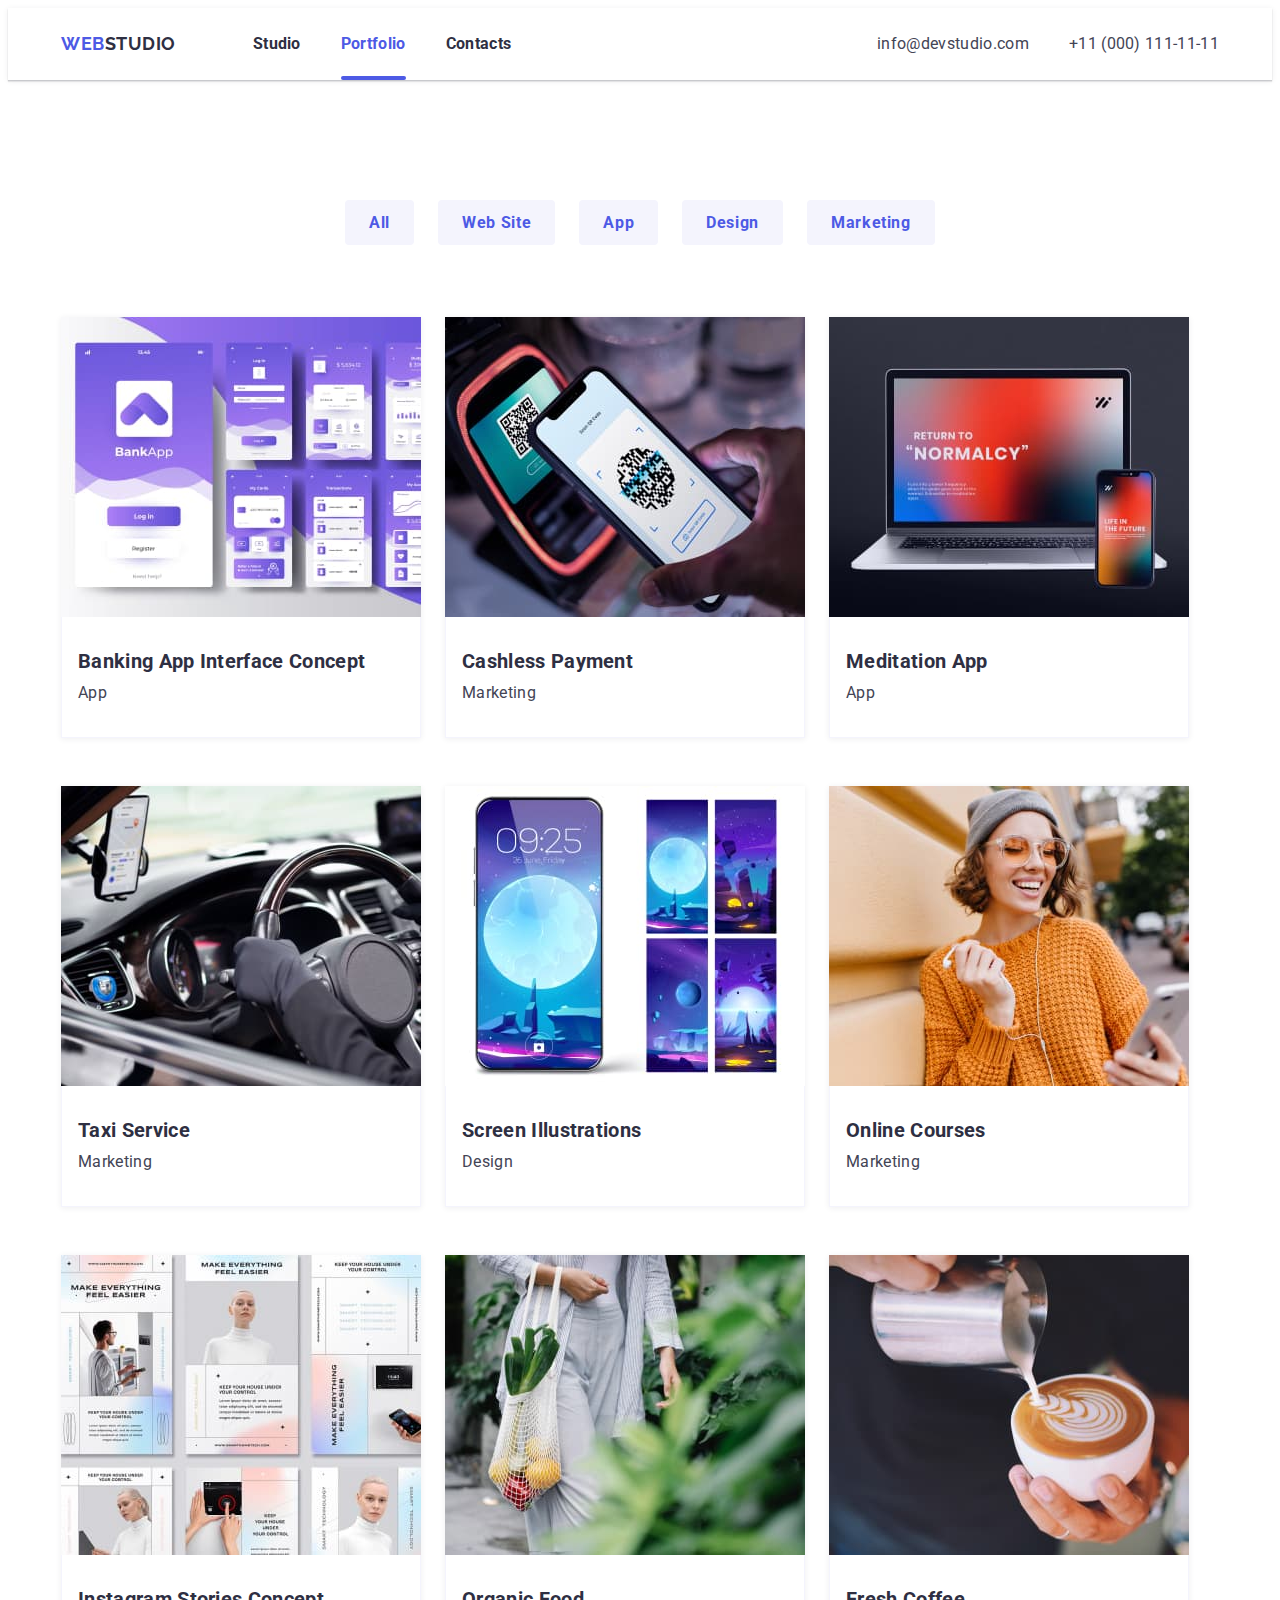
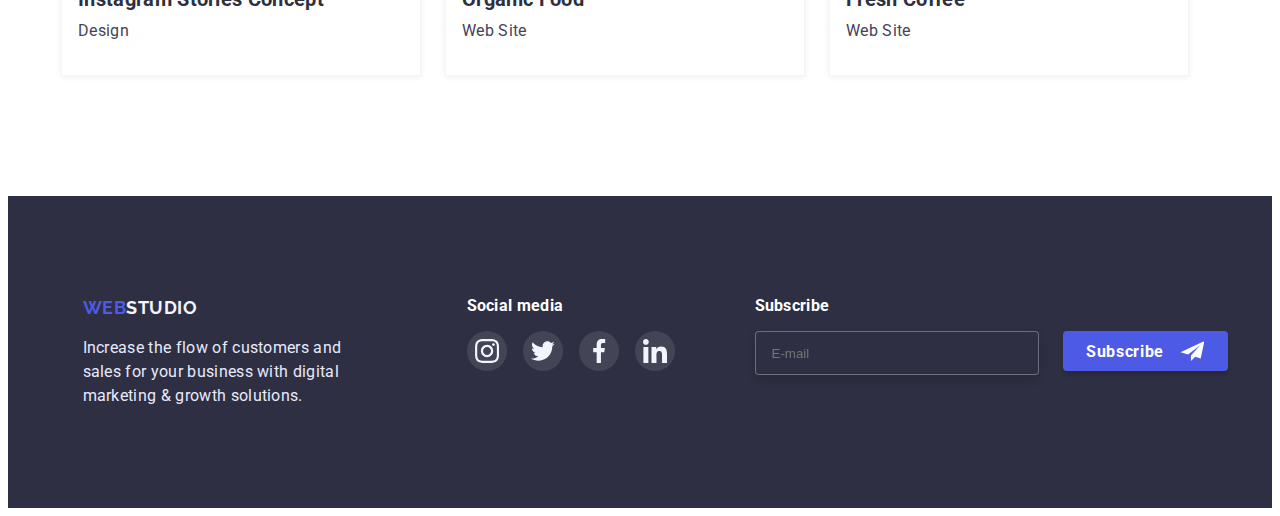
<file: portfolio.html>
<!DOCTYPE html>
<html lang="en">
  <head>
    <meta charset="UTF-8" />
    <meta http-equiv="X-UA-Compatible" content="IE=edge" />
    <meta name="viewport" content="width=device-width, initial-scale=1.0" />
    <title>Portfolio</title>
    <link
      rel="stylesheet"
      href="https://cdnjs.cloudflare.com/ajax/libs/modern-normalize/1.1.0/modern-normalize.min.css"
      integrity="sha512-wpPYUAdjBVSE4KJnH1VR1HeZfpl1ub8YT/NKx4PuQ5NmX2tKuGu6U/JRp5y+Y8XG2tV+wKQpNHVUX03MfMFn9Q=="
      crossorigin="anonymous"
      referrerpolicy="no-referrer"
    />
    <link rel="preconnect" href="https://fonts.googleapis.com" />
    <link rel="preconnect" href="https://fonts.gstatic.com" crossorigin />
    <link
      href="https://fonts.googleapis.com/css2?family=Raleway:wght@800&family=Roboto:wght@400;500;700;900&display=swap"
      rel="stylesheet"
    />
    <link rel="stylesheet" href="./css/styles.css" />
    <link href="./css/mobile.css" rel="stylesheet" media="screen and (max-width: 767px)" />
    <link href="./css/tablet.css" rel="stylesheet" media="screen and (min-width: 768px)" />
    <link href="./css/desktop.css" rel="stylesheet" media="screen and (min-width: 1158px)" />
  </head>
  <body>
    <!-- header -->
    <header>
      <div class="container header">
        <a href="./index.html" class="logo">Web<span class="logo-header">Studio</span></a>
        <nav class="navigation">
          <ul class="nav-list">
            <li>
              <a href="./index.html" class="nav-global">Studio</a>
            </li>
            <li>
              <a href="./portfolio.html" class="nav-global current">Portfolio</a>
            </li>
            <li>
              <a href="#" class="nav-global">Contacts</a>
            </li>
          </ul>
          <button
            class="menu-toggle js-open-menu"
            aria-expanded="false"
            aria-controls="mobile-menu"
          >
            <svg
              width="32"
              height="22"
              fill="currentColor"
              viewBox="0 0 32 22"
              xmlns="http://www.w3.org/2000/svg"
            >
              <path
                d="M1.34766 20.0431H30.8861M1.34766 10.7354H30.8861M1.34766 1.42773H30.8861"
                stroke="#2E2F42"
                stroke-width="3"
                stroke-linecap="round"
                stroke-linejoin="round"
              />
            </svg>
          </button>

          <div class="menu-container js-menu-container" id="mobile-menu">
            <button class="menu-toggle js-close-menu">
              <svg
                fill="currentColor"
                viewBox="0 0 20 20"
                xmlns="http://www.w3.org/2000/svg"
                width="24"
                height="24"
              >
                <path
                  fill-rule="evenodd"
                  d="M4.293 4.293a1 1 0 011.414 0L10 8.586l4.293-4.293a1 1 0 111.414 1.414L11.414 10l4.293 4.293a1 1 0 01-1.414 1.414L10 11.414l-4.293 4.293a1 1 0 01-1.414-1.414L8.586 10 4.293 5.707a1 1 0 010-1.414z"
                  clip-rule="evenodd"
                ></path>
              </svg>
            </button>

            <ul class="mobile-menu">
              <li><a href="" class="link">Studio</a></li>
              <li><a href="" class="link current-burger">Portfolio</a></li>
              <li><a href="" class="link">Contacts</a></li>
            </ul>
            <div class="phone-and-socials">
              <div class="phone">+11 (000) 111-11-11</div>
              <div class="email">info@devstudio.com</div>
            <ul class="burger-socials">
              <li>
                <a href="#">
                  <svg width="16" height="16">
                    <use href="./images/icons.svg#icon-instagram2"></use>
                  </svg>
                </a>
              </li>
              <li>
                <a href="#">
                  <svg width="16" height="16">
                    <use href="./images/icons.svg#icon-twitter1"></use>
                  </svg>
                </a>
              </li>
              <li>
                <a href="#">
                  <svg width="16" height="16">
                    <use href="./images/icons.svg#icon-facebook1"></use>
                  </svg>
                </a>
              </li>
              <li>
                <a href="#">
                  <svg width="16" height="16">
                    <use href="./images/icons.svg#icon-linkedin1"></use>
                  </svg>
                </a>
              </li>
            </ul>
          </div>
        </nav>
        <ul class="contacts">
          <li><a href="mailto:info@devstudio.com" class="contact">info@devstudio.com</a></li>
          <li><a href="tel:+110001111111" class="contact">+11 (000) 111-11-11</a></li>
        </ul>
      </div>
    </header>
    <!-- main content -->
    <main>
      <section class="section portfolio">
        <div class="container">
          <h1 class="visually-hidden">Portfolio</h1>
          <ul class="nav-local">
            <li><button class="buttons" type="button">All</button></li>
            <li><button class="buttons" type="button">Web Site</button></li>
            <li><button class="buttons" type="button">App</button></li>
            <li><button class="buttons" type="button">Design</button></li>
            <li><button class="buttons" type="button">Marketing</button></li>
          </ul>
          <ul class="cards">
            <li>
              <a href="#" class="card-link">
                <div class="overlay-with-img">
                  <img src="./images/banking_app.jpg" width="360" height="300" alt="banking app" />
                  <div class="hidden-block">
                    <p>
                      14 Stylish and User-Friendly App Design Concepts · Task Manager App · Calorie
                      Tracker App · Exotic Fruit Ecommerce App · Cloud Storage App
                    </p>
                  </div>
                </div>
                <div class="description">
                  <h2 class="project-name">Banking App Interface Concept</h2>
                  <p class="project-type">App</p>
                </div>
              </a>
            </li>
            <li>
              <a href="#" class="card-link">
                <div class="overlay-with-img">
                  <img
                    src="./images/cashless_payment.jpg"
                    width="360"
                    height="300"
                    alt="cashless payment"
                  />
                  <div class="hidden-block">
                    <p>
                      14 Stylish and User-Friendly App Design Concepts · Task Manager App · Calorie
                      Tracker App · Exotic Fruit Ecommerce App · Cloud Storage App
                    </p>
                  </div>
                </div>
                <div class="description">
                  <h2 class="project-name">Cashless Payment</h2>
                  <p class="project-type">Marketing</p>
                </div>
              </a>
            </li>
            <li>
              <a href="#" class="card-link">
                <div class="overlay-with-img">
                  <img
                    src="./images/meditation_app.jpg"
                    width="360"
                    height="300"
                    alt="meditation app"
                  />
                  <div class="hidden-block">
                    <p>
                      14 Stylish and User-Friendly App Design Concepts · Task Manager App · Calorie
                      Tracker App · Exotic Fruit Ecommerce App · Cloud Storage App
                    </p>
                  </div>
                </div>
                <div class="description">
                  <h2 class="project-name">Meditation App</h2>
                  <p class="project-type">App</p>
                </div>
              </a>
            </li>
            <li>
              <a href="#" class="card-link">
                <div class="overlay-with-img">
                  <img
                    src="./images/taxi_service.jpg"
                    width="360"
                    height="300"
                    alt="taxi service"
                  />
                  <div class="hidden-block">
                    <p>
                      14 Stylish and User-Friendly App Design Concepts · Task Manager App · Calorie
                      Tracker App · Exotic Fruit Ecommerce App · Cloud Storage App
                    </p>
                  </div>
                </div>
                <div class="description">
                  <h2 class="project-name">Taxi Service</h2>
                  <p class="project-type">Marketing</p>
                </div>
              </a>
            </li>
            <li>
              <a href="#" class="card-link">
                <div class="overlay-with-img">
                  <img
                    src="./images/screen_illustrations.jpg"
                    width="360"
                    height="300"
                    alt="screen illustrations"
                  />
                  <div class="hidden-block">
                    <p>
                      14 Stylish and User-Friendly App Design Concepts · Task Manager App · Calorie
                      Tracker App · Exotic Fruit Ecommerce App · Cloud Storage App
                    </p>
                  </div>
                </div>
                <div class="description">
                  <h2 class="project-name">Screen Illustrations</h2>
                  <p class="project-type">Design</p>
                </div>
              </a>
            </li>
            <li>
              <a href="#" class="card-link">
                <div class="overlay-with-img">
                  <img
                    src="./images/online_courses.jpg"
                    width="360"
                    height="300"
                    alt="online courses"
                  />
                  <div class="hidden-block">
                    <p>
                      14 Stylish and User-Friendly App Design Concepts · Task Manager App · Calorie
                      Tracker App · Exotic Fruit Ecommerce App · Cloud Storage App
                    </p>
                  </div>
                </div>
                <div class="description">
                  <h2 class="project-name">Online Courses</h2>
                  <p class="project-type">Marketing</p>
                </div>
              </a>
            </li>
            <li>
              <a href="#" class="card-link">
                <div class="overlay-with-img">
                  <img
                    src="./images/instagram_stories.jpg"
                    width="360"
                    height="300"
                    alt="instagram stories concept"
                  />
                  <div class="hidden-block">
                    <p>
                      14 Stylish and User-Friendly App Design Concepts · Task Manager App · Calorie
                      Tracker App · Exotic Fruit Ecommerce App · Cloud Storage App
                    </p>
                  </div>
                </div>
                <div class="description">
                  <h2 class="project-name">Instagram Stories Concept</h2>
                  <p class="project-type">Design</p>
                </div>
              </a>
            </li>
            <li>
              <a href="#" class="card-link">
                <div class="overlay-with-img">
                  <img
                    src="./images/organic_food.jpg"
                    width="360"
                    height="300"
                    alt="organic food"
                  />
                  <div class="hidden-block">
                    <p>
                      14 Stylish and User-Friendly App Design Concepts · Task Manager App · Calorie
                      Tracker App · Exotic Fruit Ecommerce App · Cloud Storage App
                    </p>
                  </div>
                </div>
                <div class="description">
                  <h2 class="project-name">Organic Food</h2>
                  <p class="project-type">Web Site</p>
                </div>
              </a>
            </li>
            <li>
              <a href="#" class="card-link">
                <div class="overlay-with-img">
                  <img
                    src="./images/fresh_coffee.jpg"
                    width="360"
                    height="300"
                    alt="fresh coffee"
                  />
                  <div class="hidden-block">
                    <p>
                      14 Stylish and User-Friendly App Design Concepts · Task Manager App · Calorie
                      Tracker App · Exotic Fruit Ecommerce App · Cloud Storage App
                    </p>
                  </div>
                </div>
                <div class="description">
                  <h2 class="project-name">Fresh Coffee</h2>
                  <p class="project-type">Web Site</p>
                </div>
              </a>
            </li>
          </ul>
        </div>
      </section>
    </main>
    <!-- Footer -->
    <footer class="footer">
      <div class="container">
        <div class="logos">
          <a href="./index.html" class="logo">Web<span class="logo-footer">Studio</span></a>
          <p class="footer-text">
            Increase the flow of customers and sales for your business with digital marketing &
            growth solutions.
          </p>
        </div>
        <div class="footer-socials">
          <p>Social media</p>
          <ul class="social-links">
            <li class="social-links-el">
              <a href="#">
                <svg width="24" height="24">
                  <use href="./images/icons.svg#icon-instagram2"></use>
                </svg>
              </a>
            </li>
            <li class="social-links-el">
              <a href="#">
                <svg width="24" height="24">
                  <use href="./images/icons.svg#icon-twitter1"></use>
                </svg>
              </a>
            </li>
            <li class="social-links-el">
              <a href="#">
                <svg width="24" height="24">
                  <use href="./images/icons.svg#icon-facebook1"></use>
                </svg>
              </a>
            </li>
            <li class="social-links-el">
              <a href="#">
                <svg width="24" height="24">
                  <use href="./images/icons.svg#icon-linkedin1"></use>
                </svg>
              </a>
            </li>
          </ul>
        </div>
        <div class="subscription">
          <p>Subscribe</p>
          <form class="subscribe">
            <input type="text" placeholder="E-mail" />
            <button type="submit" class="sub-button">
              Subscribe
              <svg width="24" height="20">
                <use href="./images/icons.svg#icon-send"></use>
              </svg>
            </button>
          </form>
        </div>
      </div>
    </footer>
  </body>
</html>
</file>
<file: css/styles.css>
:root {
  --primary-brand-color: #4d5ae5;
  --dark-color: #2e2f42;
  --success-color: #31d0aa;
  --text-color: #434455;
  --subtle-text-color: #8e8f99;
  --accent-color: #e7e9fc;
  --light-color: #f4f4fd;
  --pure-white: white;
  --order-active: #404bbf;
  --basic-svg: #afb1b8;
}

body {
  font-family: 'Roboto', sans-serif;
  color: var(--text-color);
  font-size: 16px;
  letter-spacing: 0.02em;
}

h1,
h2,
h3,
h4,
h5,
h6,
p {
  margin: 0;
}

img {
  display: block;
  max-width: 100%;
  height: auto;
}

.list {
  list-style: none;
  padding-left: 0;
  margin: 0;
}
.link {
  text-decoration: none;
}

.section {
  padding-top: 120px;
  padding-bottom: 120px;
}

.container {
  width: 100%;
  padding: 0 15px;
  margin: 0 auto;
}

header {
  box-shadow: 0px 2px 1px rgba(46, 47, 66, 0.08), 0px 1px 1px rgba(46, 47, 66, 0.16),
    0px 1px 6px rgba(46, 47, 66, 0.08);
  padding: 24px 0;
}

.header {
  display: flex;
  align-items: center;
}

.navigation {
  margin-left: 77px;
}

.navlist {
  display: flex;
  gap: 40px;
}

.logo {
  font-family: 'Raleway', sans-serif;
  font-weight: 700;
  font-size: 18px;
  line-height: 1.33;
  letter-spacing: 0.03em;
  text-transform: uppercase;
  text-decoration: none;
  color: var(--primary-brand-color);
}

.logo-header {
  color: var(--dark-color);
}

ul,
ol {
  list-style-type: none;
  margin: 0;
  padding: 0;
}

.nav-global {
  font-weight: 700;
  font-size: 16px;
  color: var(--dark-color);
  transition: color 250ms cubic-bezier(0.4, 0, 0.2, 1);
  text-decoration: none;
  letter-spacing: 0.02em;
}

.nav-global:hover,
.nav-global:active {
  color: var(--primary-brand-color);
}

.current {
  color: var(--primary-brand-color);
  position: relative;
}

.current::after {
  content: '';
  position: absolute;
  display: block;
  height: 4px;
  left: 0px;
  top: 44px;
  width: 100%;
  border-radius: 2px;
  background-color: var(--order-active);
}

.contacts,
.navlist {
  display: flex;
  gap: 40px;
}

.contact {
  color: var(--text-color);
  text-decoration: none;
  letter-spacing: 0.02em;
  transition: color 250ms cubic-bezier(0.4, 0, 0.2, 1);
}

.contact:hover {
  color: var(--primary-brand-color);
}

.order,
.footer {
  background-color: var(--dark-color);
}

/* .order {
  padding: 192px 0;
  text-align: center;
  background-image: linear-gradient(rgba(47, 48, 58, 0.7), rgba(47, 48, 58, 0.7)),
    url('../images/people-office-desk.jpg');
  background-size: cover;
  background-repeat: no-repeat;
  max-width: 1440px;
  height: 603px;
  margin: 0 auto;
}

@media (min-device-pixel-ratio: 2), (min-resolution: 192dpi), (min-resolution: 2dppx) {
  .order {
    background-image: url('../images/people-office-desk2x.jpg');
  }
} */

.order h1 {
  font-weight: 700;
  font-size: 56px;
  line-height: 1.07;
  color: var(--pure-white);
  text-align: center;
  letter-spacing: 0.02em;
  width: 496px;
  margin: 0 auto;
}

.order-button {
  cursor: pointer;
  color: var(--pure-white);
  background-color: var(--primary-brand-color);
  font-family: inherit;
  font-weight: 700;
  font-size: 16px;
  line-height: 1.19;
  letter-spacing: 0.04em;
  box-shadow: 0px 4px 4px rgba(0, 0, 0, 0.15);
  border-radius: 4px;
  border-style: none;
  padding: 16px 32px;
  margin-top: 48px;
  transition: background-color 250ms cubic-bezier(0.4, 0, 0.2, 1),
    box-shadow 250ms cubic-bezier(0.4, 0, 0.2, 1);
}

.order-button:hover {
  box-shadow: 0px 1px 6px rgba(46, 47, 66, 0.08), 0px 1px 1px rgba(46, 47, 66, 0.16),
    0px 2px 1px rgba(46, 47, 66, 0.08);
}

.order-button:active {
  background-color: var(--order-active);
  box-shadow: 0px 4px 4px rgba(0, 0, 0, 0.15);
}

.backdrop {
  position: fixed;
  top: 0;
  left: 0;
  width: 100%;
  height: 100%;
  background-color: rgba(0, 0, 0, 0.5);
  opacity: 1;
  visibility: visible;
  transition: opacity 250ms cubic-bezier(0.4, 0, 0.2, 1),
    visibility 250ms cubic-bezier(0.4, 0, 0.2, 1);
  display: flex;
  justify-content: center;
  align-items: center;
}

/* .modal {
  position: absolute;
  width: 408px;
  height: 576px;

  background-color: #fcfcfc;
  box-shadow: 0px 1px 1px rgba(0, 0, 0, 0.14), 0px 1px 3px rgba(0, 0, 0, 0.12),
    0px 2px 1px rgba(0, 0, 0, 0.2);
  border-radius: 4px;
  padding: 0 24px;
  padding-top: 72px;
  padding-bottom: 24px;
} */

.modal-close {
  position: absolute;
  background-color: var(--accent-color);
  border: 1px solid rgba(0, 0, 0, 0.1);
  border-radius: 50%;
  display: flex;
  cursor: pointer;
  top: 24px;
  right: 24px;
  transition: background-color 250ms cubic-bezier(0.4, 0, 0.2, 1),
    fill 250ms cubic-bezier(0.4, 0, 0.2, 1);
}

.modal-close:hover,
.modal-close:focus {
  background-color: var(--primary-brand-color);
  fill: var(--pure-white);
}

.header-modal {
  margin-bottom: 24px;
  font-weight: 500;
  font-size: 16px;
  line-height: 1.5;
  letter-spacing: 0.02em;
  color: var(--dark-color);
}

.order-form {
  display: flex;
  flex-direction: column;
  text-align: left;
  margin-bottom: 24px;
}

.input-with-svg {
  position: relative;
}

.labels {
  display: flex;
  flex-direction: column;
  margin-bottom: 8px;
}

.labels p {
  font-size: 12px;
  line-height: 1.33;
  letter-spacing: 0.04em;
  color: var(--subtle-text-color);
}

.labels textarea {
  resize: none;
  height: 120px;
  border: 1px solid rgba(33, 33, 33, 0.2);
  border-radius: 4px;
  font-size: 12px;
  line-height: 1.33;
  padding: 8px 0 0 16px;
  letter-spacing: 0.04em;
  color: var(--dark-color);
}

.labels textarea:focus {
  outline: none;
  border-color: var(--primary-brand-color);
}

.last-label {
  margin-bottom: 0;
}

.input-with-svg input {
  width: 100%;
  height: 40px;
  border: 1px solid rgba(33, 33, 33, 0.2);
  border-radius: 4px;
  padding-left: 40px;
  transition: background-color 250ms cubic-bezier(0.4, 0, 0.2, 1),
    fill 250ms cubic-bezier(0.4, 0, 0.2, 1);
}

.input-with-svg input:focus {
  outline: none;
  border-color: var(--primary-brand-color);
}

.input-with-svg input:active + svg,
.input-with-svg input:focus + svg {
  fill: var(--primary-brand-color);
}

.input-with-svg svg {
  position: absolute;
  left: 16px;
  top: 50%;
  transform: translateY(-50%);
  transition: fill 250ms cubic-bezier(0.4, 0, 0.2, 1);
}

.input-with-svg svg:active {
  fill: var(--primary-brand-color);
}

.checkbox-with-terms {
  display: flex;
  margin-top: 16px;
}

/* Option */

.option {
  display: block;
  margin-bottom: 0.5em;
}

/* Check */

.check {
  padding-left: 1.2em;
  display: flex;
  align-items: center;
}

.check__input {
  position: absolute;
  clip: rect(0 0 0 0);
  width: 1px;
  height: 1px;
  margin: -1px;
}

.check__box {
  position: absolute;
  margin-top: 0.2em;
  margin-left: -1em;
  width: 16px;
  height: 16px;
  overflow: hidden;
  border-radius: 0.05em;
  background-color: white;
  background-repeat: no-repeat;
  background-position: 50% 50%;
  border: 1.25px solid var(--dark-color);
  border-radius: 2px;
}

/* Checked */

.check__input:checked + .check__box {
  background-color: #4a90e2;
  background-image: url(../images/custom-check.svg);
}

.terms {
  font-size: 12px;
  line-height: 1.33;
  letter-spacing: 0.04em;
  color: var(--subtle-text-color);
  padding-left: 8px;
}

input[type='checkbox'] {
  accent-color: var(--order-active);
}

.submit-btn {
  display: flex;
  width: 169px;
  height: 56px;
  justify-content: center;
  align-items: center;
  margin: 0 auto;
}

.is-hidden {
  visibility: hidden;
  opacity: 0;
  pointer-events: none;
}

.visually-hidden {
  position: absolute;
  width: 1px;
  height: 1px;
  margin: -1px;
  border: 0;
  padding: 0;

  white-space: nowrap;
  clip-path: inset(100%);
  clip: rect(0 0 0 0);
  overflow: hidden;
}

@media screen and (max-width: 1157px) {
  .benefit-icon svg,
  .presentation {
    display: none;
  }
}

.team-cards {
  display: flex;
  flex-wrap: wrap;
  gap: 24px;
  justify-content: center;
}

.benefits {
  display: flex;
  flex-wrap: wrap;
  justify-content: space-between;
  padding-bottom: 0px;
}

.benefit-name {
  font-weight: 700;
  font-size: 20px;
  line-height: 1.2;
  letter-spacing: 0.02em;
  color: var(--dark-color);
  margin-bottom: 8px;
}

.benefit-description {
  line-height: 1.5;
}

.our-team h2 {
  text-transform: capitalize;
  font-weight: 700;
  font-size: 36px;
  line-height: 1.11;
  text-align: center;
  color: var(--dark-color);
  margin-bottom: 72px;
}

.our-team {
  background-color: var(--light-color);
  text-align: center;
  /* width: 480px; */
}

/* for mobile */
@media screen and (min-width: 481px) and (max-width: 767px) {
  .our-team {
    width: 100%;
  }
}

.our-team h3 {
  font-weight: 700;
  font-size: 20px;
  line-height: 1.2;
  letter-spacing: 0.02em;
  color: var(--dark-color);
  margin-bottom: 8px;
}

.team-cards > li {
  width: 264px;
  background-color: var(--pure-white);
  box-shadow: 0px 1px 6px rgba(46, 47, 66, 0.08), 0px 1px 1px rgba(46, 47, 66, 0.16),
    0px 2px 1px rgba(46, 47, 66, 0.08);
  border-radius: 0px 0px 4px 4px;
}

.card-info {
  padding: 32px 0;
}

.socials {
  display: flex;
  justify-content: center;
  gap: 24px;
}

.card-info a {
  display: flex;
  align-items: center;
  justify-content: center;
  width: 40px;
  height: 40px;
  background-color: var(--primary-brand-color);
  text-decoration: none;
  border-radius: 50%;
  transition: background-color 250ms cubic-bezier(0.4, 0, 0.2, 1);
}

.card-info a:hover,
.card-info a:focus {
  background-color: var(--success-color);
}

.worker-position {
  line-height: 1.5;
  margin-bottom: 8px;
}

.buttons {
  cursor: pointer;
  color: var(--primary-brand-color);
  background-color: var(--light-color);
  border: 1px solid var(--accent-color);
  border-radius: 4px;
  font-family: inherit;
  font-size: 16px;
  font-weight: 700;
  line-height: 1.33;
  letter-spacing: 0.04em;
  padding: 12px 24px;
  border: transparent;
  transition: background-color 250ms cubic-bezier(0.4, 0, 0.2, 1),
    box-shadow 250ms cubic-bezier(0.4, 0, 0.2, 1), color 250ms cubic-bezier(0.4, 0, 0.2, 1);
}

.buttons:hover,
.buttons:focus {
  background-color: var(--primary-brand-color);
  box-shadow: 0px 3px 1px rgba(0, 0, 0, 0.1), 0px 2px 1px rgba(0, 0, 0, 0.08),
    0px 2px 2px rgba(0, 0, 0, 0.12);
  color: var(--pure-white);
}

.nav-local {
  display: flex;
  flex-wrap: wrap;
  margin-bottom: 72px;
  justify-content: center;
  column-gap: 24px;
}

.cards {
  display: flex;
  flex-wrap: wrap;
  row-gap: 48px;
  column-gap: 24px;
}

.cards li {
  box-shadow: 0px 1px 6px rgba(46, 47, 66, 0.08);
}

.card-link {
  display: block;
  text-decoration: none;
  position: relative;
  transition: box-shadow 250ms cubic-bezier(0.4, 0, 0.2, 1);
}

.overlay-with-img {
  overflow: hidden;
  position: relative;
}

.hidden-block {
  position: absolute;
  width: 360px;
  height: 300px;
  background-color: var(--primary-brand-color);
  bottom: -300px;
  transition: transform 250ms cubic-bezier(0.4, 0, 0.2, 1);
}

.hidden-block p {
  padding-top: 40px;
  margin: 0 auto;
  width: 296px;
  color: var(--light-color);
}

.card-link:hover,
.card-link:focus {
  box-shadow: 0px 1px 6px rgba(46, 47, 66, 0.08), 0px 1px 1px rgba(46, 47, 66, 0.16),
    0px 2px 1px rgba(46, 47, 66, 0.08);
}

.card-link:hover .hidden-block,
.card-link:focus .hidden-block {
  transform: translateY(-300px);
}

.description {
  padding: 32px 16px;
  border: 0.5px solid #f4f4fd;
  border-top: 0;
}

.description p {
  color: var(--text-color);
  font-weight: 400;
  font-size: 16px;
  line-height: 1.5;
  letter-spacing: 0.02em;
}

.project-name {
  font-weight: 700;
  font-size: 20px;
  color: var(--dark-color);
  margin-bottom: 8px;
}

.project-type {
  line-height: 1.5;
}

/* .container.customers {
  width: 100%;
} */

.customers-header {
  text-transform: capitalize;
  font-weight: 700;
  font-size: 36px;
  line-height: 1.11;
  text-align: center;
  color: var(--dark-color);
  margin-bottom: 72px;
}

/* .customers-icons {
  display: flex;
  justify-content: center;
  gap: 24px;
  flex-wrap: wrap;
} */

.customers-icons a {
  display: flex;
  align-items: center;
  justify-content: center;
  width: 168px;
  height: 88px;
  border: 1px solid currentColor;
  border-radius: 4px;
  color: var(--subtle-text-color);
  transition: color 250ms cubic-bezier(0.4, 0, 0.2, 1);
}

.customers-svg {
  fill: currentColor;
}

.customers-icons a:hover,
.customers-icons a:focus {
  color: var(--primary-brand-color);
}

.footer {
  background-color: var(--dark-color);
  padding: 100px 0;
}

.footer-socials {
  margin-left: 24px;
}

.sub-button {
  display: flex;
  gap: 16px;
}

.subscribe {
  display: flex;
  gap: 24px;
  margin-top: 16px;
}

.subscribe input {
  border: 1px solid rgba(255, 255, 255, 0.3);
  filter: drop-shadow(0px 4px 4px rgba(0, 0, 0, 0.15));
  border-radius: 4px;
  width: 264px;
  height: 40px;
  padding-left: 16px;
  color: var(--subtle-text-color);
  background-color: var(--dark-color);
}

.subscription {
  margin-top: 70px;
}

.social-links {
  display: flex;
  gap: 16px;
  margin-top: 16px;
}

.footer > .container {
  display: flex;
  flex-wrap: wrap;
  /* flex-direction: column; */
  justify-content: center;
  width: 100%;
}

.footer-socials a {
  display: flex;
  align-items: center;
  justify-content: center;
  width: 40px;
  height: 40px;
  text-decoration: none;
  background-color: rgba(255, 255, 255, 0.1);
  border-radius: 50%;
  transition: background-color 250ms cubic-bezier(0.4, 0, 0.2, 1);
}

.social-links-el a {
  display: flex;
  align-items: center;
  justify-content: center;
}

.footer-socials a:hover,
.footer-socials a:focus {
  background-color: var(--success-color);
}

.footer-socials > p,
.subscription > p {
  font-weight: 700;
  color: var(--pure-white);
}

.logo-footer {
  color: var(--light-color);
  margin-bottom: 24px;
}

.footer-text {
  color: var(--accent-color);
  width: 264px;
  line-height: 1.5;
  letter-spacing: 0.02em;
  margin-top: 16px;
}

.sub-button {
  cursor: pointer;
  color: var(--pure-white);
  background-color: var(--primary-brand-color);
  font-family: inherit;
  font-weight: 700;
  font-size: 16px;
  line-height: 1.19;
  letter-spacing: 0.04em;
  box-shadow: 0px 4px 4px rgba(0, 0, 0, 0.15);
  border-radius: 4px;
  border-style: none;
  width: 165px;
  height: 40px;
  justify-content: center;
  align-items: center;
  /* padding: 8px 24px; */
  /* padding-top: 50%; */
  /* margin: 50% auto; */
}
</file>
<file: css/mobile.css>
:root {
  --primary-brand-color: #4d5ae5;
  --dark-color: #2e2f42;
  --success-color: #31d0aa;
  --text-color: #434455;
  --subtle-text-color: #8e8f99;
  --accent-color: #e7e9fc;
  --light-color: #f4f4fd;
  --pure-white: white;
  --order-active: #404bbf;
  --basic-svg: #afb1b8;
}

.container {
  width: 100%;
  padding: 0 15px;
  margin: 0 auto;
}

.section {
  padding-top: 96px;
  padding-bottom: 96px;
}

header {
  height: 70px;
}

.contacts,
.nav-list {
  display: none;
}

.navigation {
  margin-left: auto;
}

/* burger-menu */

.menu {
  display: flex;
  padding: 0;
  margin: 0;
  list-style: none;
}

.menu .link {
  padding: 10px;
  color: inherit;
  text-decoration: none;
}

.menu .link:hover,
.menu .link:focus {
  text-decoration: underline;
}

.menu-toggle {
  display: flex;
  align-items: center;
  justify-content: center;

  margin: 0;
  padding: 0;
  background-color: transparent;
  cursor: pointer;
  border: none;
  border-radius: 50%;
  outline: none;
}

.menu-toggle:hover,
.menu-toggle:focus {
  background-color: rgba(0, 0, 0, 0.1);
}

.menu-container {
  position: fixed;
  top: 0;
  left: 0;
  width: 100vw;
  height: 100vh;
  padding: 32px;
  background-color: var(--pure-white);
  z-index: 999;

  transform: translateX(100%);
  transition: transform 250ms ease-in-out;
}

.menu-container.is-open {
  transform: translateX(0);
}

.menu-container .menu-toggle {
  position: absolute;
  top: 16px;
  right: 16px;
}

.mobile-menu {
  padding: 0;
  margin: 0;
  list-style: none;
  margin-bottom: 284px;
}

.mobile-menu .link {
  display: block;
  font-weight: 700;
  font-size: 36px;
  line-height: 1.11;
  letter-spacing: 0.02em;
  text-transform: capitalize;
  color: var(--dark-color);
  margin-top: 40px;
}

.mobile-menu .link:hover,
.mobile-menu .current-burger {
  color: var(--primary-brand-color);
}

.phone {
  font-weight: 600;
  font-size: 36px;
  line-height: 1.11;
  text-transform: capitalize;
  color: var(--primary-brand-color);
  padding-bottom: 40px;
}

.phone a,
.email a {
  text-decoration: none;
}

.email a {
  font-weight: 500;
  font-size: 20px;
  line-height: 1.2;
  letter-spacing: 0.02em;
  color: var(--text-color);
}

.phone-and-socials {
  margin-bottom: 48px;
}

@media screen and (max-width: 410px) {
  .phone {
    font-size: 26px;
  }
}

.email {
  font-weight: 500;
  font-size: 20px;
  line-height: 1.2;
  letter-spacing: 0.02em;
  color: var(--text-color);
}

.burger-socials {
  display: flex;
  gap: 24px;
}

@media screen and (min-width: 428px) {
  .burger-socials {
    gap: 56px;
  }
}

.burger-socials a {
  display: flex;
  align-items: center;
  justify-content: center;
  width: 40px;
  height: 40px;
  background-color: var(--primary-brand-color);
  text-decoration: none;
  border-radius: 50%;
  transition: background-color 250ms cubic-bezier(0.4, 0, 0.2, 1);
}

.burger-socials a:hover,
.burger-socials a:focus {
  background-color: var(--success-color);
}

.order {
  padding: 112px 0;
  text-align: center;
  background-image: linear-gradient(rgba(47, 48, 58, 0.7), rgba(47, 48, 58, 0.7)),
    url('../images/people-office.jpg');
  background-size: cover;
  background-repeat: no-repeat;
  height: 432px;
  width: auto;
  margin: 0 auto;
}

.order-button {
  cursor: pointer;
  color: var(--pure-white);
  background-color: var(--primary-brand-color);
  font-family: inherit;
  font-weight: 700;
  font-size: 16px;
  line-height: 1.19;
  letter-spacing: 0.04em;
  box-shadow: 0px 4px 4px rgba(0, 0, 0, 0.15);
  border-radius: 4px;
  border-style: none;
  padding: 16px 32px;
  margin-top: 72px;
  transition: background-color 250ms cubic-bezier(0.4, 0, 0.2, 1),
    box-shadow 250ms cubic-bezier(0.4, 0, 0.2, 1);
}

.order h1 {
  font-size: 36px;
  width: 300px;
  min-width: 150px;
  height: 80px;
  line-height: 1.11;
}

.modal {
  position: absolute;
  width: 80%;
  background-color: #fcfcfc;
  box-shadow: 0px 1px 1px rgba(0, 0, 0, 0.14), 0px 1px 3px rgba(0, 0, 0, 0.12),
    0px 2px 1px rgba(0, 0, 0, 0.2);
  border-radius: 4px;
  padding: 0 24px;
  padding-top: 72px;
  padding-bottom: 24px;
}

.benefits li {
  display: block;
  padding: 0;
}

.benefits li:not(:last-child) {
  margin-bottom: 72px;
}

.benefit-name {
  font-size: 36px;
  line-height: 1.11;
  text-align: center;
}

.team-cards {
  display: block;
  margin: 0 auto;
}

.our-team h2 {
}

.team-cards > li {
  margin: 0 auto;
  margin-top: 72px;
}

@media screen and (min-width: 560px) {
  .container.customers {
    width: 560px;
  }
}

.customers-icons {
  display: flex;
  flex-wrap: wrap;
  justify-content: center;
  gap: 72px 24px;
}

.customers-icons a {
  width: 168px;
}

.footer-socials {
  margin: 72px 0;
}

.subscribe input {
  padding: 0;
}

.footer > .mobile-footer {
  display: block;
  text-align: center;
  min-width: 320px;
  width: 100%;
}

.subscribe {
  flex-direction: column;
  align-items: center;
}

.subscribe input {
  padding-left: 16px;
}

.subscription {
  margin: 0;
}

.footer-socials {
  margin-bottom: 72px;
}

.social-links {
  justify-content: center;
}

.footer-text {
  text-align: left;
}

.logos p {
  margin: 0 auto;
  margin-top: 16px;
}

.subscribe input {
  width: 100%;
}
</file>
<file: css/tablet.css>
:root {
  --primary-brand-color: #4d5ae5;
  --dark-color: #2e2f42;
  --success-color: #31d0aa;
  --text-color: #434455;
  --subtle-text-color: #8e8f99;
  --accent-color: #e7e9fc;
  --light-color: #f4f4fd;
  --pure-white: white;
  --order-active: #404bbf;
  --basic-svg: #afb1b8;
}

.container {
  width: 768px;
}

.section {
  padding-top: 96px;
  padding-bottom: 96px;
}

.nav-list {
  display: flex;
  gap: 40px;
}

.current::after {
  top: 48px;
}

.contacts {
  display: flex;
  flex-direction: column;
  gap: 4px;
  margin-left: auto;
  font-size: 12px;
  line-height: 1.33;
  letter-spacing: 0.04em;
  color: #434455;
}

.navigation {
  margin-left: 123px;
}

.menu-toggle,
#mobile-menu {
  display: none;
}

.modal {
  position: absolute;
  width: 408px;
  height: 586px;
  left: 180px;
  top: 96px;
  background: #fcfcfc;
  box-shadow: 0px 1px 1px rgba(0, 0, 0, 0.14), 0px 1px 3px rgba(0, 0, 0, 0.12),
    0px 2px 1px rgba(0, 0, 0, 0.2);
  border-radius: 4px;
  padding: 0 24px;
  padding-top: 72px;
  padding-bottom: 24px;
}

.order {
  padding: 112px 0;
  text-align: center;
  background-image: linear-gradient(rgba(47, 48, 58, 0.7), rgba(47, 48, 58, 0.7)),
    url('../images/people-office-desk.jpg');
  background-size: cover;
  background-repeat: no-repeat;
  max-width: 1157px;
  height: 436px;
  margin: 0 auto;
}

@media (min-device-pixel-ratio: 2), (min-resolution: 192dpi), (min-resolution: 2dppx) {
  .order {
    background-image: linear-gradient(rgba(47, 48, 58, 0.7), rgba(47, 48, 58, 0.7)),
      url('../images/people-office-desk2x.jpg');
  }
}

.order-button {
  cursor: pointer;
  color: var(--pure-white);
  background-color: var(--primary-brand-color);
  font-family: inherit;
  font-weight: 700;
  font-size: 16px;
  line-height: 1.19;
  letter-spacing: 0.04em;
  box-shadow: 0px 4px 4px rgba(0, 0, 0, 0.15);
  border-radius: 4px;
  border-style: none;
  padding: 16px 32px;
  margin-top: 40px;
  transition: background-color 250ms cubic-bezier(0.4, 0, 0.2, 1),
    box-shadow 250ms cubic-bezier(0.4, 0, 0.2, 1);
}

.benefits {
  display: flex;
  flex-wrap: wrap;
  gap: 72px 24px;
}
.benefits-li-item {
  width: calc((100% - 24px) / 2);
}

.benefit-name {
  font-weight: 700;
  font-size: 36px;
  line-height: 40px;
  letter-spacing: 0.02em;
  text-transform: capitalize;
  color: var(--dark-color);
}

.team-cards {
  display: flex;
  flex-wrap: wrap;
  row-gap: 56px;
  column-gap: 24px;
  justify-content: center;
}

.our-team {
  background-color: var(--light-color);
  text-align: center;
  width: 100%;
}

.container.customers {
  width: 585px;
}

.customers-icons {
  display: flex;
  flex-wrap: wrap;
  justify-content: center;
  gap: 72px 24px;
}

.customers-icons > li {
  width: 168px;
}

.footer-socials {
  margin-left: 24px;
}

.footer > .mobile-footer {
  flex-wrap: wrap;
  justify-content: flex-start;
  width: 535px;
}

.subscription {
  margin-top: 72px;
  margin-left: 0;
}
</file>
<file: css/desktop.css>
:root {
  --primary-brand-color: #4d5ae5;
  --dark-color: #2e2f42;
  --success-color: #31d0aa;
  --text-color: #434455;
  --subtle-text-color: #8e8f99;
  --accent-color: #e7e9fc;
  --light-color: #f4f4fd;
  --pure-white: white;
  --order-active: #404bbf;
  --basic-svg: #afb1b8;
}

body {
  font-family: 'Roboto', sans-serif;
  color: var(--text-color);
  font-size: 16px;
  letter-spacing: 0.02em;
}

h1,
h2,
h3,
h4,
h5,
h6,
p {
  margin: 0;
}

img {
  display: block;
  max-width: 100%;
  height: auto;
}

.container {
  width: 1158px;
  margin: 0 auto;
  padding: 0 15px;
}

header {
  box-shadow: 0px 2px 1px rgba(46, 47, 66, 0.08), 0px 1px 1px rgba(46, 47, 66, 0.16),
    0px 1px 6px rgba(46, 47, 66, 0.08);
  padding: 24px 0;
}

.header {
  display: flex;
}

.navigation {
  margin-left: 77px;
}

.contacts {
  display: flex;
  margin-left: auto;
  flex-direction: row;
}

.logo {
  font-family: 'Raleway', sans-serif;
  font-weight: 700;
  font-size: 18px;
  line-height: 1.33;
  letter-spacing: 0.03em;
  text-transform: uppercase;
  text-decoration: none;
  color: var(--primary-brand-color);
}

.logo-header {
  color: var(--dark-color);
}

ul,
ol {
  list-style-type: none;
  margin: 0;
  padding: 0;
}

.nav-list {
  display: flex;
  gap: 40px;
}

.nav-global {
  font-weight: 700;
  font-size: 16px;
  color: var(--dark-color);
  transition: color 250ms cubic-bezier(0.4, 0, 0.2, 1);
  text-decoration: none;
  letter-spacing: 0.02em;
}

.nav-global:hover,
.nav-global:active {
  color: var(--primary-brand-color);
}

.current {
  color: var(--primary-brand-color);
  position: relative;
}

.current::after {
  content: '';
  position: absolute;
  display: block;
  height: 4px;
  left: 0px;
  top: 42px;
  width: 100%;
  border-radius: 2px;
  background-color: var(--primary-brand-color);
}

.contacts,
.navlist {
  display: flex;
  gap: 40px;
}

.contact {
  color: var(--text-color);
  text-decoration: none;
  font-size: 16px;
  letter-spacing: 0.02em;
  transition: color 250ms cubic-bezier(0.4, 0, 0.2, 1);
}

.contact:hover {
  color: var(--primary-brand-color);
}

.order,
.footer {
  background-color: var(--dark-color);
}

.order h1 {
  font-weight: 700;
  font-size: 56px;
  line-height: 1.07;
  color: var(--pure-white);
  text-align: center;
  letter-spacing: 0.02em;
  width: 496px;
  margin: 0 auto;
}

@media (min-device-pixel-ratio: 2), (min-resolution: 192dpi), (min-resolution: 2dppx) {
  .order {
    background-image: linear-gradient(rgba(47, 48, 58, 0.7), rgba(47, 48, 58, 0.7)),
      url('../images/people-office-desk2x.jpg');
  }
}

.order-button {
  cursor: pointer;
  color: var(--pure-white);
  background-color: var(--primary-brand-color);
  font-family: inherit;
  font-weight: 700;
  font-size: 16px;
  line-height: 1.19;
  letter-spacing: 0.04em;
  box-shadow: 0px 4px 4px rgba(0, 0, 0, 0.15);
  border-radius: 4px;
  border-style: none;
  padding: 16px 32px;
  margin-top: 48px;
  transition: background-color 250ms cubic-bezier(0.4, 0, 0.2, 1),
    box-shadow 250ms cubic-bezier(0.4, 0, 0.2, 1);
}

.order-button:hover {
  box-shadow: 0px 1px 6px rgba(46, 47, 66, 0.08), 0px 1px 1px rgba(46, 47, 66, 0.16),
    0px 2px 1px rgba(46, 47, 66, 0.08);
}

.order-button:active {
  background-color: var(--order-active);
  box-shadow: 0px 4px 4px rgba(0, 0, 0, 0.15);
}

.backdrop {
  position: fixed;
  top: 0;
  left: 0;
  width: 100%;
  height: 100%;
  background-color: rgba(0, 0, 0, 0.5);
  opacity: 1;
  visibility: visible;
  transition: opacity 250ms cubic-bezier(0.4, 0, 0.2, 1),
    visibility 250ms cubic-bezier(0.4, 0, 0.2, 1);
  display: flex;
  justify-content: center;
  align-items: center;
}

.modal {
  position: absolute;
  width: 408px;
  height: 576px;
  top: auto;
  left: auto;

  background: #fcfcfc;
  box-shadow: 0px 1px 1px rgba(0, 0, 0, 0.14), 0px 1px 3px rgba(0, 0, 0, 0.12),
    0px 2px 1px rgba(0, 0, 0, 0.2);
  border-radius: 4px;
  padding: 0 24px;
  padding-top: 72px;
  padding-bottom: 24px;
}

.modal-close {
  position: absolute;
  background-color: var(--accent-color);
  border: 1px solid rgba(0, 0, 0, 0.1);
  border-radius: 50%;
  display: flex;
  cursor: pointer;
  top: 24px;
  right: 24px;
  transition: background-color 250ms cubic-bezier(0.4, 0, 0.2, 1),
    fill 250ms cubic-bezier(0.4, 0, 0.2, 1);
}

.modal-close:hover,
.modal-close:focus {
  background-color: var(--primary-brand-color);
  fill: var(--pure-white);
}

.header-modal {
  margin-bottom: 24px;
  font-weight: 500;
  font-size: 16px;
  line-height: 1.5;
  letter-spacing: 0.02em;
  color: var(--dark-color);
}

.order-form {
  display: flex;
  flex-direction: column;
  text-align: left;
  margin-bottom: 24px;
}

.input-with-svg {
  position: relative;
}

.labels {
  display: flex;
  flex-direction: column;
  margin-bottom: 8px;
}

.labels p {
  font-size: 12px;
  line-height: 1.33;
  letter-spacing: 0.04em;
  color: var(--subtle-text-color);
}

.labels textarea {
  resize: none;
  width: 360px;
  height: 120px;
  border: 1px solid rgba(33, 33, 33, 0.2);
  border-radius: 4px;
  font-size: 12px;
  line-height: 1.33;
  padding: 8px 0 0 16px;
  letter-spacing: 0.04em;
  color: rgba(117, 117, 117, 0.5);
}

.labels textarea:focus {
  outline: none;
  border-color: var(--primary-brand-color);
}

.last-label {
  margin-bottom: 0;
}

.input-with-svg input {
  width: 100%;
  width: 360px;
  height: 40px;
  border: 1px solid rgba(33, 33, 33, 0.2);
  border-radius: 4px;
  padding-left: 40px;
  transition: background-color 250ms cubic-bezier(0.4, 0, 0.2, 1),
    fill 250ms cubic-bezier(0.4, 0, 0.2, 1);
}

.input-with-svg input:focus {
  outline: none;
  border-color: var(--primary-brand-color);
}

.input-with-svg input:active + svg,
.input-with-svg input:focus + svg {
  fill: var(--primary-brand-color);
}

.input-with-svg svg {
  position: absolute;
  left: 16px;
  top: 50%;
  transform: translateY(-50%);
  transition: fill 250ms cubic-bezier(0.4, 0, 0.2, 1);
}

.input-with-svg svg:active {
  fill: var(--primary-brand-color);
}

.checkbox-with-terms {
  display: flex;
  margin-top: 16px;
}

/* Option */

.option {
  display: block;
  margin-bottom: 0.5em;
}

/* Check */

.check {
  padding-left: 1.2em;
}

.check__input {
  position: absolute;
  clip: rect(0 0 0 0);
  width: 1px;
  height: 1px;
  margin: -1px;
}

.check__box {
  position: absolute;
  margin-top: 0.2em;
  margin-left: -1em;
  width: 16px;
  height: 16px;
  overflow: hidden;
  border-radius: 0.05em;
  background-color: white;
  background-repeat: no-repeat;
  background-position: 50% 50%;
  border: 1.25px solid #2e2f42;
  border-radius: 2px;
}

/* Checked */

.check__input:checked + .check__box {
  background-color: #4a90e2;
  background-image: url(../images/custom-check.svg);
}

.terms {
  font-size: 12px;
  line-height: 1.33;
  letter-spacing: 0.04em;
  color: var(--subtle-text-color);
  padding-left: 8px;
}

input[type='checkbox'] {
  accent-color: var(--order-active);
}

.submit-btn {
  display: flex;
  width: 169px;
  height: 56px;
  justify-content: center;
  align-items: center;
  margin: 0 auto;
}

.is-hidden {
  visibility: hidden;
  opacity: 0;
  pointer-events: none;
}

.visually-hidden {
  position: absolute;
  width: 1px;
  height: 1px;
  margin: -1px;
  border: 0;
  padding: 0;

  white-space: nowrap;
  clip-path: inset(100%);
  clip: rect(0 0 0 0);
  overflow: hidden;
}

.benefit-icon {
  display: flex;
  align-items: center;
  justify-content: center;
  height: 112px;
  width: 264px;
  background-color: var(--light-color);
}

.benefits,
.our-work,
.team-cards {
  display: flex;
  flex-wrap: wrap;
  gap: 24px;
  justify-content: center;
}

.benefit-name {
  font-weight: 700;
  font-size: 20px;
  line-height: 1.2;
  letter-spacing: 0.02em;
  color: var(--dark-color);
  margin: 8px 0;
}

.benefit-description {
  line-height: 1.5;
}

.our-work li {
  width: 360px;
}

.presentation h2,
.our-team h2 {
  text-transform: capitalize;
  font-weight: 700;
  font-size: 36px;
  line-height: 1.11;
  text-align: center;
  color: var(--dark-color);
  margin-bottom: 72px;
}

.our-team {
  background-color: var(--light-color);
  text-align: center;
}

.our-team h3 {
  font-weight: 700;
  font-size: 20px;
  line-height: 1.2;
  letter-spacing: 0.02em;
  color: var(--dark-color);
  margin-bottom: 8px;
}

.team-cards > li {
  width: 264px;
  background-color: var(--pure-white);
  box-shadow: 0px 1px 6px rgba(46, 47, 66, 0.08), 0px 1px 1px rgba(46, 47, 66, 0.16),
    0px 2px 1px rgba(46, 47, 66, 0.08);
  border-radius: 0px 0px 4px 4px;
}

.card-info {
  padding: 32px 0;
}

.socials {
  display: flex;
  justify-content: center;
  gap: 24px;
}

.card-info a {
  display: flex;
  align-items: center;
  justify-content: center;
  width: 40px;
  height: 40px;
  background-color: var(--primary-brand-color);
  text-decoration: none;
  border-radius: 50%;
  transition: background-color 250ms cubic-bezier(0.4, 0, 0.2, 1);
}

.card-info a:hover,
.card-info a:focus {
  background-color: var(--success-color);
}

.worker-position {
  line-height: 1.5;
  margin-bottom: 8px;
}

.buttons {
  cursor: pointer;
  color: var(--primary-brand-color);
  background-color: var(--light-color);
  border: 1px solid var(--accent-color);
  border-radius: 4px;
  font-family: inherit;
  font-size: 16px;
  font-weight: 700;
  line-height: 1.33;
  letter-spacing: 0.04em;
  padding: 12px 24px;
  border: transparent;
  transition: background-color 250ms cubic-bezier(0.4, 0, 0.2, 1),
    box-shadow 250ms cubic-bezier(0.4, 0, 0.2, 1), color 250ms cubic-bezier(0.4, 0, 0.2, 1);
}

.buttons:hover,
.buttons:focus {
  background-color: var(--primary-brand-color);
  box-shadow: 0px 3px 1px rgba(0, 0, 0, 0.1), 0px 2px 1px rgba(0, 0, 0, 0.08),
    0px 2px 2px rgba(0, 0, 0, 0.12);
  color: var(--pure-white);
}

.nav-local {
  display: flex;
  flex-wrap: wrap;
  margin-bottom: 72px;
  justify-content: center;
  column-gap: 24px;
}

.cards {
  display: flex;
  flex-wrap: wrap;
  row-gap: 48px;
  column-gap: 24px;
}

.cards li {
  box-shadow: 0px 1px 6px rgba(46, 47, 66, 0.08);
}

.card-link {
  display: block;
  text-decoration: none;
  position: relative;
  transition: box-shadow 250ms cubic-bezier(0.4, 0, 0.2, 1);
}

.overlay-with-img {
  overflow: hidden;
  position: relative;
}

.hidden-block {
  position: absolute;
  width: 360px;
  height: 300px;
  background-color: var(--primary-brand-color);
  bottom: -300px;
  transition: transform 250ms cubic-bezier(0.4, 0, 0.2, 1);
}

.hidden-block p {
  padding-top: 40px;
  margin: 0 auto;
  width: 296px;
  color: var(--light-color);
}

.card-link:hover,
.card-link:focus {
  box-shadow: 0px 1px 6px rgba(46, 47, 66, 0.08), 0px 1px 1px rgba(46, 47, 66, 0.16),
    0px 2px 1px rgba(46, 47, 66, 0.08);
}

.card-link:hover .hidden-block,
.card-link:focus .hidden-block {
  transform: translateY(-300px);
}

.description {
  padding: 32px 16px;
  border: 0.5px solid #f4f4fd;
  border-top: 0;
}

.description p {
  color: var(--text-color);
  font-weight: 400;
  font-size: 16px;
  line-height: 1.5;
  letter-spacing: 0.02em;
}

.project-name {
  font-weight: 700;
  font-size: 20px;
  color: var(--dark-color);
  margin-bottom: 8px;
}

.project-type {
  line-height: 1.5;
}

.container.customers {
  width: 1158px;
}

.customers-header {
  text-transform: capitalize;
  font-weight: 700;
  font-size: 36px;
  line-height: 1.11;
  text-align: center;
  color: var(--dark-color);
  margin-bottom: 72px;
}

.customers-icons {
  display: flex;
  align-items: center;
  gap: 24px;
}

.customers-icons a {
  display: flex;
  align-items: center;
  justify-content: center;
  width: 168px;
  height: 88px;
  border: 1px solid currentColor;
  border-radius: 4px;
  color: var(--subtle-text-color);
  transition: color 250ms cubic-bezier(0.4, 0, 0.2, 1);
}

.customers-svg {
  fill: currentColor;
}

.customers-icons a:hover,
.customers-icons a:focus {
  color: var(--primary-brand-color);
}

.footer {
  background-color: var(--dark-color);
  padding: 100px 0;
}

.footer-socials {
  margin-left: 120px;
}

.sub-button {
  display: flex;
  gap: 16px;
}

.subscribe {
  display: flex;
  gap: 24px;
  margin-top: 16px;
}

.subscribe input {
  border: 1px solid rgba(255, 255, 255, 0.3);
  filter: drop-shadow(0px 4px 4px rgba(0, 0, 0, 0.15));
  border-radius: 4px;
  width: 264px;
  height: 40px;
  padding-left: 16px;
  color: var(--subtle-text-color);
  background-color: var(--dark-color);
}

.subscription {
  margin-left: 80px;
}

.social-links {
  display: flex;
  gap: 16px;
  margin-top: 16px;
}

.footer > .container {
  display: flex;
}

.footer > .mobile-footer {
  width: 100%;
}

.footer-socials a {
  display: flex;
  align-items: center;
  justify-content: center;
  width: 40px;
  height: 40px;
  text-decoration: none;
  background-color: rgba(255, 255, 255, 0.1);
  border-radius: 50%;
  transition: background-color 250ms cubic-bezier(0.4, 0, 0.2, 1);
}

.social-links-el a {
  display: flex;
  align-items: center;
  justify-content: center;
}

.footer-socials a:hover,
.footer-socials a:focus {
  background-color: var(--success-color);
}

.footer-socials > p,
.subscription > p {
  font-weight: 700;
  color: var(--pure-white);
}

.logo-footer {
  color: var(--light-color);
  margin-bottom: 24px;
}

.footer-text {
  color: var(--accent-color);
  width: 264px;
  height: 72px;
  line-height: 1.5;
  letter-spacing: 0.02em;
  margin-top: 16px;
}

.sub-button {
  cursor: pointer;
  color: var(--pure-white);
  background-color: var(--primary-brand-color);
  font-family: inherit;
  font-weight: 700;
  font-size: 16px;
  line-height: 1.19;
  letter-spacing: 0.04em;
  box-shadow: 0px 4px 4px rgba(0, 0, 0, 0.15);
  border-radius: 4px;
  border-style: none;
  width: 165px;
  height: 40px;
  justify-content: center;
  align-items: center;
}

/*********************************************************************************/

.container {
  padding: 0 15px;
  margin: 0 auto;
  width: 1158px;
}

.section {
  padding-top: 120px;
  padding-bottom: 120px;
}

.order {
  padding: 192px 0;
  text-align: center;
  background-image: linear-gradient(rgba(47, 48, 58, 0.7), rgba(47, 48, 58, 0.7)),
    url('../images/people-office-desk.jpg');
  background-size: cover;
  background-repeat: no-repeat;
  max-width: 1440px;
  height: 603px;
  margin: 0 auto;
}

@media (min-device-pixel-ratio: 2), (min-resolution: 192dpi), (min-resolution: 2dppx) {
  .order {
    background-image: linear-gradient(rgba(47, 48, 58, 0.7), rgba(47, 48, 58, 0.7)),
      url('../images/people-office-desk2x.jpg');
  }
}

.benefits {
  display: flex;
  /* flex-direction: row; */
  flex-wrap: wrap;
  gap: 24px;
  justify-content: space-around;
}
.benefits-li-item {
  width: calc((100% - 72px) / 4);
  /* height: 72px; */
}
.benefit-name {
  text-align: center;
}

.benefit-icon {
  display: flex;
  align-items: center;
  justify-content: center;
  height: 112px;
  width: 264px;
  background-color: var(--light-color);
}

.our-work {
  display: flex;
  flex-wrap: wrap;
  gap: 24px;
  justify-content: center;
}

.our-work li {
  width: 360px;
}

.presentation h2 {
  text-transform: capitalize;
  font-weight: 700;
  font-size: 36px;
  line-height: 1.11;
  text-align: center;
  color: var(--dark-color);
  margin-bottom: 72px;
}

.our-team {
  background-color: var(--light-color);
  text-align: center;
  width: 100%;
}

.customers-icons {
  flex-wrap: wrap;
  justify-content: center;
  max-width: 1156px;
}

.footer-socials {
  margin-left: 120px;
}

.subscription {
  margin-left: 80px;
  margin-top: 0;
}

.footer > .mobile-footer {
  flex-wrap: wrap;
  flex-direction: row;
  justify-content: center;
  min-width: 1024px;
}
.subscribe {
  display: flex;
  gap: 24px;
  margin-top: 16px;
}
</file>
